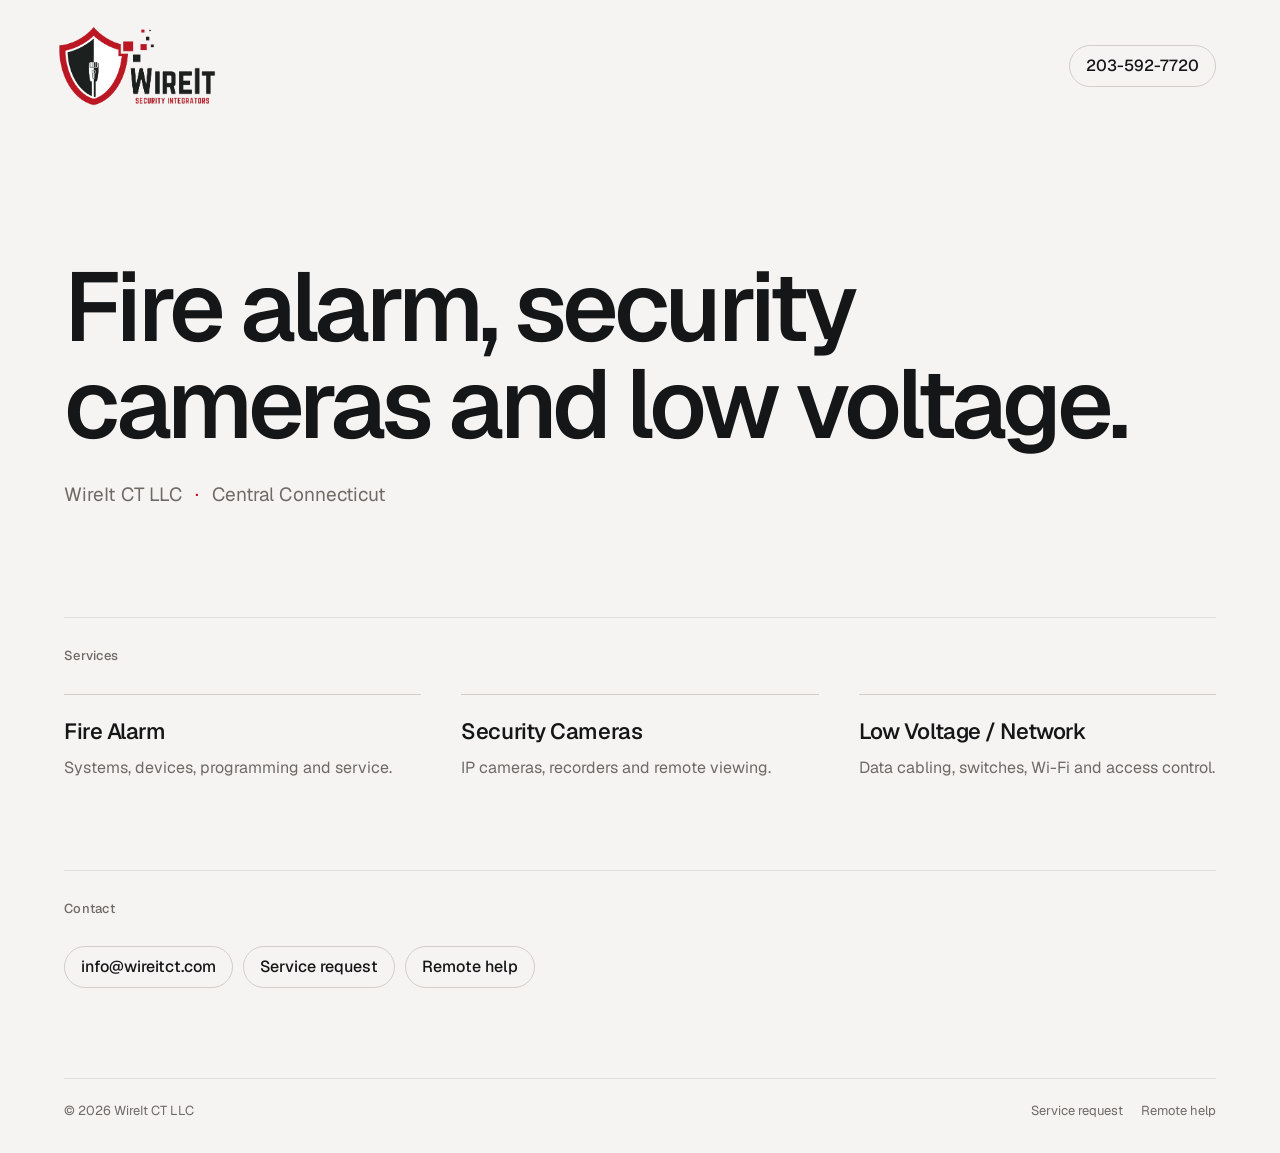
<file: index.html>
<!doctype html>
<html lang="en">
<head>
<meta charset="utf-8">
<meta name="viewport" content="width=device-width, initial-scale=1">
<title>WireIt CT LLC | Fire Alarm, Security Cameras, Low Voltage</title>
<meta name="description" content="WireIt CT LLC. Fire alarm, security camera and low-voltage contractor in Central Connecticut. 203-592-7720.">
<link rel="canonical" href="https://wireitct.com/">
<meta property="og:type" content="website">
<meta property="og:title" content="WireIt CT LLC">
<meta property="og:description" content="Fire alarm, security cameras and low voltage. Central Connecticut.">
<meta property="og:url" content="https://wireitct.com/">
<meta property="og:image" content="https://wireitct.com/og.jpg">
<meta name="theme-color" content="#f6f4f2">
<link rel="icon" href="favicon.png" type="image/png">
<link rel="apple-touch-icon" href="assets/apple-touch-icon.png">
<link rel="preload" href="assets/fonts/geist.woff2" as="font" type="font/woff2" crossorigin>
<link rel="stylesheet" href="styles.css?v=7">
</head>
<body>
<header class="top wrap">
  <img class="logo" src="assets/wireit-logo.png?v=5" alt="WireIt CT, Security Integrators" width="966" height="513">
  <a class="pill" href="tel:+12035927720">203-592-7720</a>
</header>

<main>
  <section class="hero wrap">
    <h1>Fire alarm, security cameras and low voltage.</h1>
    <p class="sub">WireIt CT LLC <span aria-hidden="true">&middot;</span> Central Connecticut</p>
  </section>

  <section class="services wrap" aria-labelledby="services-h">
    <h2 id="services-h" class="label">Services</h2>
    <ul class="svc">
      <li>
        <h3>Fire Alarm</h3>
        <p>Systems, devices, programming and service.</p>
      </li>
      <li>
        <h3>Security Cameras</h3>
        <p>IP cameras, recorders and remote viewing.</p>
      </li>
      <li>
        <h3>Low Voltage / Network</h3>
        <p>Data cabling, switches, Wi-Fi and access control.</p>
      </li>
    </ul>
  </section>

  <!-- Job photos: hidden until real photos are ready.
       To show it: put 3 or 6 JPEGs in assets/photos/ (photo-1.jpg ... photo-6.jpg, about 1600px wide, 4:3),
       uncomment the <figure> lines you need, and remove the "hidden" attribute below. -->
  <section id="work" class="work wrap" aria-labelledby="work-h" hidden>
    <h2 id="work-h" class="label">Recent work</h2>
    <div class="grid">
      <!-- <figure><img src="assets/photos/photo-1.jpg" alt="" loading="lazy"></figure> -->
      <!-- <figure><img src="assets/photos/photo-2.jpg" alt="" loading="lazy"></figure> -->
      <!-- <figure><img src="assets/photos/photo-3.jpg" alt="" loading="lazy"></figure> -->
      <!-- <figure><img src="assets/photos/photo-4.jpg" alt="" loading="lazy"></figure> -->
      <!-- <figure><img src="assets/photos/photo-5.jpg" alt="" loading="lazy"></figure> -->
      <!-- <figure><img src="assets/photos/photo-6.jpg" alt="" loading="lazy"></figure> -->
    </div>
  </section>

  <section class="contact wrap" aria-labelledby="contact-h">
    <h2 id="contact-h" class="label">Contact</h2>
    <!-- CONTACT: the site's phone and email. To change the email, edit both spots on the mailto line. -->
    <p class="links"><a class="pill" href="mailto:info@wireitct.com">info@wireitct.com</a> <a class="pill" href="https://service.wireitct.com/">Service request</a> <a class="pill" href="/remote/">Remote help</a></p>
  </section>
</main>

<footer class="foot wrap">
  <p>&copy; 2026 WireIt CT LLC</p>
  <p class="flinks"><a href="https://service.wireitct.com/">Service request</a><a href="/remote/">Remote help</a></p>
</footer>
</body>
</html>
</file>
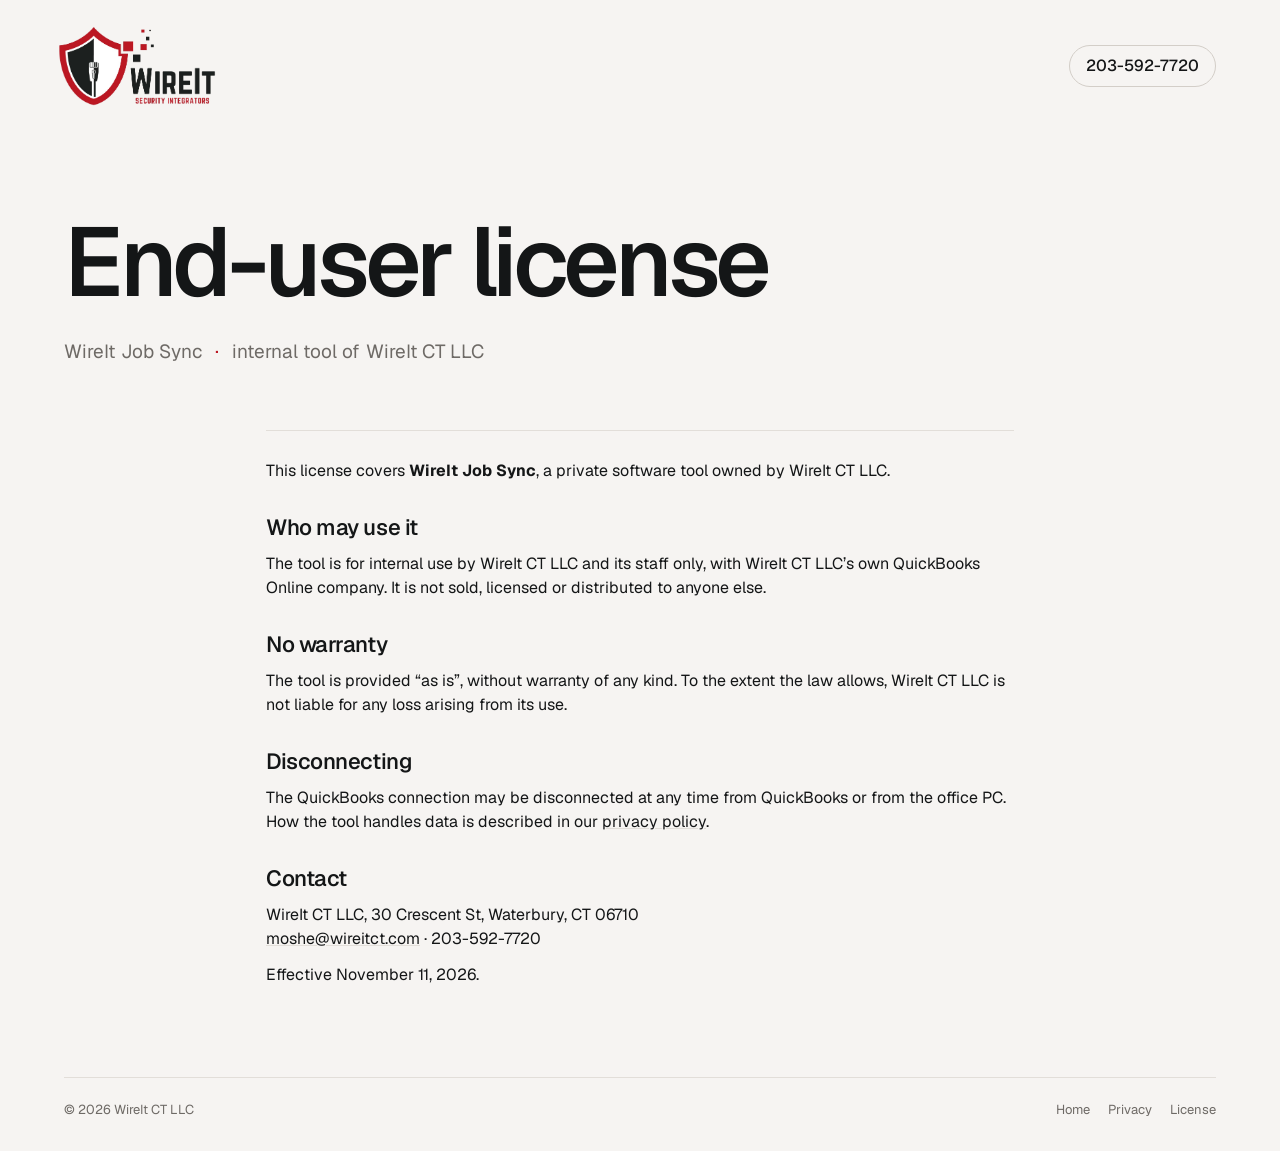
<file: eula/index.html>
<!doctype html>
<html lang="en">
<head>
<meta charset="utf-8">
<meta name="viewport" content="width=device-width, initial-scale=1">
<title>End-user license | WireIt CT LLC</title>
<meta name="description" content="End-user license for WireIt Job Sync, WireIt CT LLC's internal QuickBooks tool.">
<link rel="canonical" href="https://wireitct.com/eula/">
<meta name="theme-color" content="#f6f4f2">
<link rel="icon" href="/favicon.png" type="image/png">
<link rel="apple-touch-icon" href="/assets/apple-touch-icon.png">
<link rel="preload" href="/assets/fonts/geist.woff2" as="font" type="font/woff2" crossorigin>
<link rel="stylesheet" href="/styles.css?v=7">
<style>.doc{max-width:44em}.doc h3{margin-top:28px}.doc p,.doc li{color:var(--ink);font-size:16px}.doc p+p{margin-top:12px}.doc ul{margin:8px 0 0;padding-left:20px}.doc li+li{margin-top:6px}.doc a{text-decoration:underline;text-decoration-color:var(--line)}</style>
</head>
<body>
<header class="top wrap">
  <a href="/"><img class="logo" src="/assets/wireit-logo.png?v=5" alt="WireIt CT, Security Integrators" width="966" height="513"></a>
  <a class="pill" href="tel:+12035927720">203-592-7720</a>
</header>

<main>
  <section class="hero hero-sm wrap">
    <h1>End-user license</h1>
    <p class="sub">WireIt Job Sync <span aria-hidden="true">&middot;</span> internal tool of WireIt CT LLC</p>
  </section>

  <section class="contact wrap doc">
    <p>This license covers <strong>WireIt Job Sync</strong>, a private software tool owned by WireIt CT LLC.</p>
    <h3>Who may use it</h3>
    <p>The tool is for internal use by WireIt CT LLC and its staff only, with WireIt CT LLC&rsquo;s own QuickBooks Online company. It is not sold, licensed or distributed to anyone else.</p>
    <h3>No warranty</h3>
    <p>The tool is provided &ldquo;as is&rdquo;, without warranty of any kind. To the extent the law allows, WireIt CT LLC is not liable for any loss arising from its use.</p>
    <h3>Disconnecting</h3>
    <p>The QuickBooks connection may be disconnected at any time from QuickBooks or from the office PC. How the tool handles data is described in our <a href="/privacy/">privacy policy</a>.</p>
    <h3>Contact</h3>
    <p>WireIt CT LLC, 30 Crescent St, Waterbury, CT 06710<br><a href="mailto:moshe@wireitct.com">moshe@wireitct.com</a> &middot; 203-592-7720</p>
    <p>Effective November 11, 2026.</p>
  </section>
</main>

<footer class="foot wrap">
  <p>&copy; 2026 WireIt CT LLC</p>
  <p class="flinks"><a href="/">Home</a><a href="/privacy/">Privacy</a><a href="/eula/">License</a></p>
</footer>
</body>
</html>
</file>
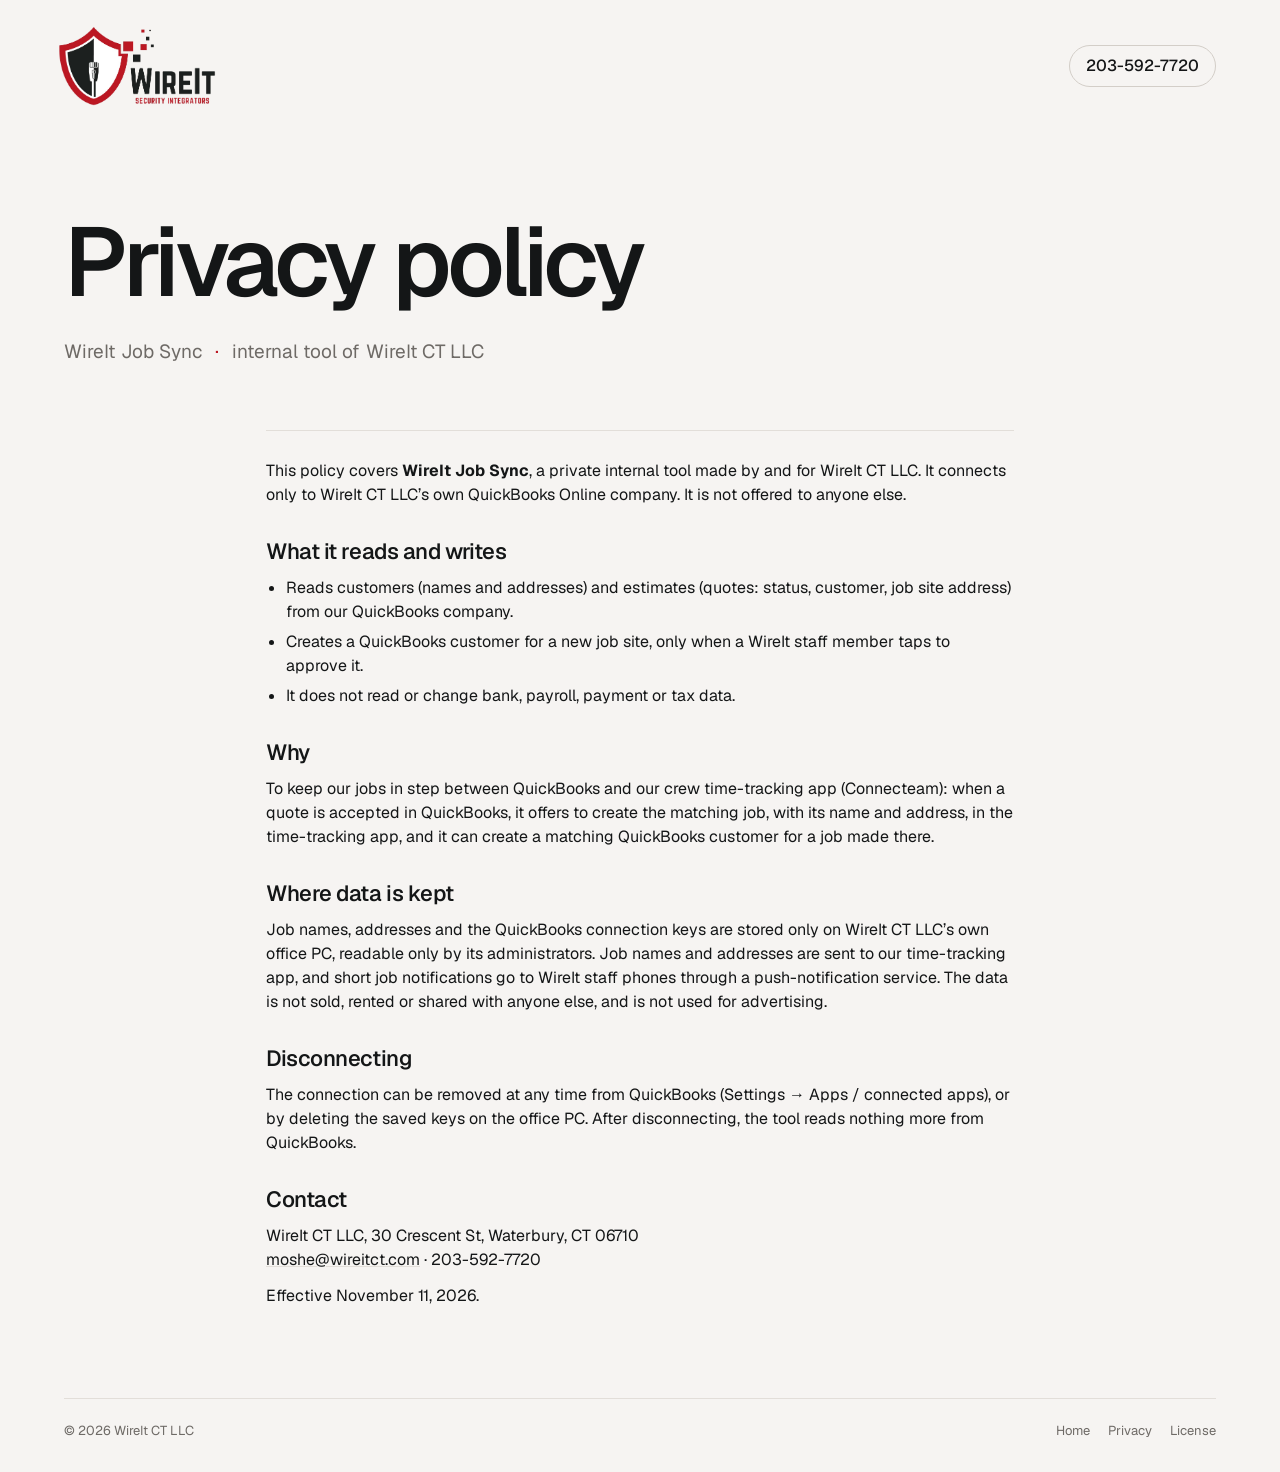
<file: privacy/index.html>
<!doctype html>
<html lang="en">
<head>
<meta charset="utf-8">
<meta name="viewport" content="width=device-width, initial-scale=1">
<title>Privacy policy | WireIt CT LLC</title>
<meta name="description" content="Privacy policy for WireIt Job Sync, WireIt CT LLC's internal QuickBooks tool.">
<link rel="canonical" href="https://wireitct.com/privacy/">
<meta name="theme-color" content="#f6f4f2">
<link rel="icon" href="/favicon.png" type="image/png">
<link rel="apple-touch-icon" href="/assets/apple-touch-icon.png">
<link rel="preload" href="/assets/fonts/geist.woff2" as="font" type="font/woff2" crossorigin>
<link rel="stylesheet" href="/styles.css?v=7">
<style>.doc{max-width:44em}.doc h3{margin-top:28px}.doc p,.doc li{color:var(--ink);font-size:16px}.doc p+p{margin-top:12px}.doc ul{margin:8px 0 0;padding-left:20px}.doc li+li{margin-top:6px}.doc a{text-decoration:underline;text-decoration-color:var(--line)}</style>
</head>
<body>
<header class="top wrap">
  <a href="/"><img class="logo" src="/assets/wireit-logo.png?v=5" alt="WireIt CT, Security Integrators" width="966" height="513"></a>
  <a class="pill" href="tel:+12035927720">203-592-7720</a>
</header>

<main>
  <section class="hero hero-sm wrap">
    <h1>Privacy policy</h1>
    <p class="sub">WireIt Job Sync <span aria-hidden="true">&middot;</span> internal tool of WireIt CT LLC</p>
  </section>

  <section class="contact wrap doc">
    <p>This policy covers <strong>WireIt Job Sync</strong>, a private internal tool made by and for WireIt CT LLC. It connects only to WireIt CT LLC&rsquo;s own QuickBooks Online company. It is not offered to anyone else.</p>
    <h3>What it reads and writes</h3>
    <ul>
      <li>Reads customers (names and addresses) and estimates (quotes: status, customer, job site address) from our QuickBooks company.</li>
      <li>Creates a QuickBooks customer for a new job site, only when a WireIt staff member taps to approve it.</li>
      <li>It does not read or change bank, payroll, payment or tax data.</li>
    </ul>
    <h3>Why</h3>
    <p>To keep our jobs in step between QuickBooks and our crew time-tracking app (Connecteam): when a quote is accepted in QuickBooks, it offers to create the matching job, with its name and address, in the time-tracking app, and it can create a matching QuickBooks customer for a job made there.</p>
    <h3>Where data is kept</h3>
    <p>Job names, addresses and the QuickBooks connection keys are stored only on WireIt CT LLC&rsquo;s own office PC, readable only by its administrators. Job names and addresses are sent to our time-tracking app, and short job notifications go to WireIt staff phones through a push-notification service. The data is not sold, rented or shared with anyone else, and is not used for advertising.</p>
    <h3>Disconnecting</h3>
    <p>The connection can be removed at any time from QuickBooks (Settings &rarr; Apps / connected apps), or by deleting the saved keys on the office PC. After disconnecting, the tool reads nothing more from QuickBooks.</p>
    <h3>Contact</h3>
    <p>WireIt CT LLC, 30 Crescent St, Waterbury, CT 06710<br><a href="mailto:moshe@wireitct.com">moshe@wireitct.com</a> &middot; 203-592-7720</p>
    <p>Effective November 11, 2026.</p>
  </section>
</main>

<footer class="foot wrap">
  <p>&copy; 2026 WireIt CT LLC</p>
  <p class="flinks"><a href="/">Home</a><a href="/privacy/">Privacy</a><a href="/eula/">License</a></p>
</footer>
</body>
</html>
</file>
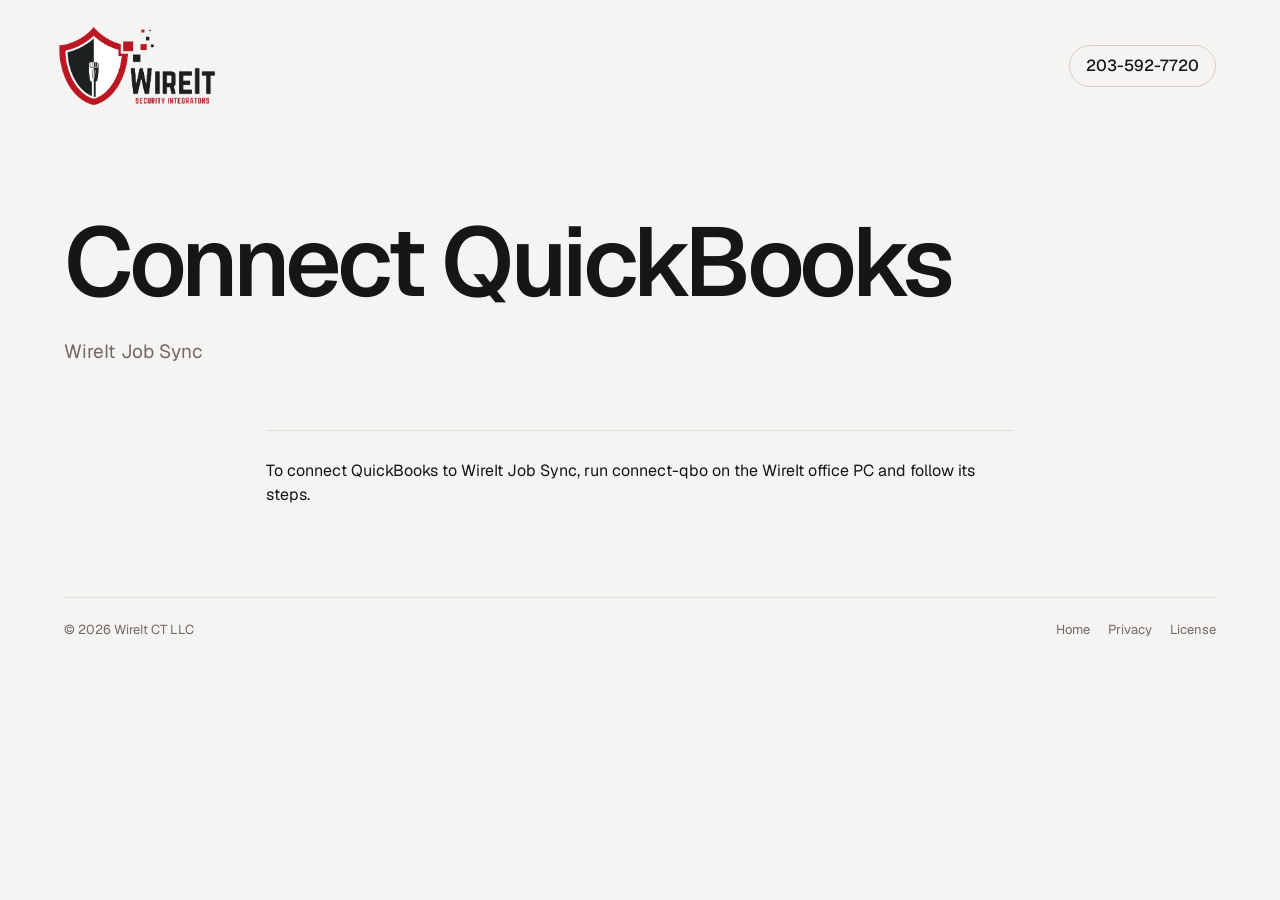
<file: qbo-connect/index.html>
<!doctype html>
<html lang="en">
<head>
<meta charset="utf-8">
<meta name="viewport" content="width=device-width, initial-scale=1">
<title>Connect QuickBooks | WireIt CT LLC</title>
<meta name="description" content="How to connect QuickBooks to WireIt Job Sync.">
<link rel="canonical" href="https://wireitct.com/qbo-connect/">
<meta name="robots" content="noindex">
<meta name="theme-color" content="#f6f4f2">
<link rel="icon" href="/favicon.png" type="image/png">
<link rel="apple-touch-icon" href="/assets/apple-touch-icon.png">
<link rel="preload" href="/assets/fonts/geist.woff2" as="font" type="font/woff2" crossorigin>
<link rel="stylesheet" href="/styles.css?v=7">
<style>.doc{max-width:44em}.doc h3{margin-top:28px}.doc p,.doc li{color:var(--ink);font-size:16px}.doc p+p{margin-top:12px}.doc ul{margin:8px 0 0;padding-left:20px}.doc li+li{margin-top:6px}.doc a{text-decoration:underline;text-decoration-color:var(--line)}</style>
</head>
<body>
<header class="top wrap">
  <a href="/"><img class="logo" src="/assets/wireit-logo.png?v=5" alt="WireIt CT, Security Integrators" width="966" height="513"></a>
  <a class="pill" href="tel:+12035927720">203-592-7720</a>
</header>

<main>
  <section class="hero hero-sm wrap">
    <h1>Connect QuickBooks</h1>
    <p class="sub">WireIt Job Sync</p>
  </section>

  <section class="contact wrap doc">
    <p>To connect QuickBooks to WireIt Job Sync, run connect-qbo on the WireIt office PC and follow its steps.</p>
  </section>
</main>

<footer class="foot wrap">
  <p>&copy; 2026 WireIt CT LLC</p>
  <p class="flinks"><a href="/">Home</a><a href="/privacy/">Privacy</a><a href="/eula/">License</a></p>
</footer>
</body>
</html>
</file>
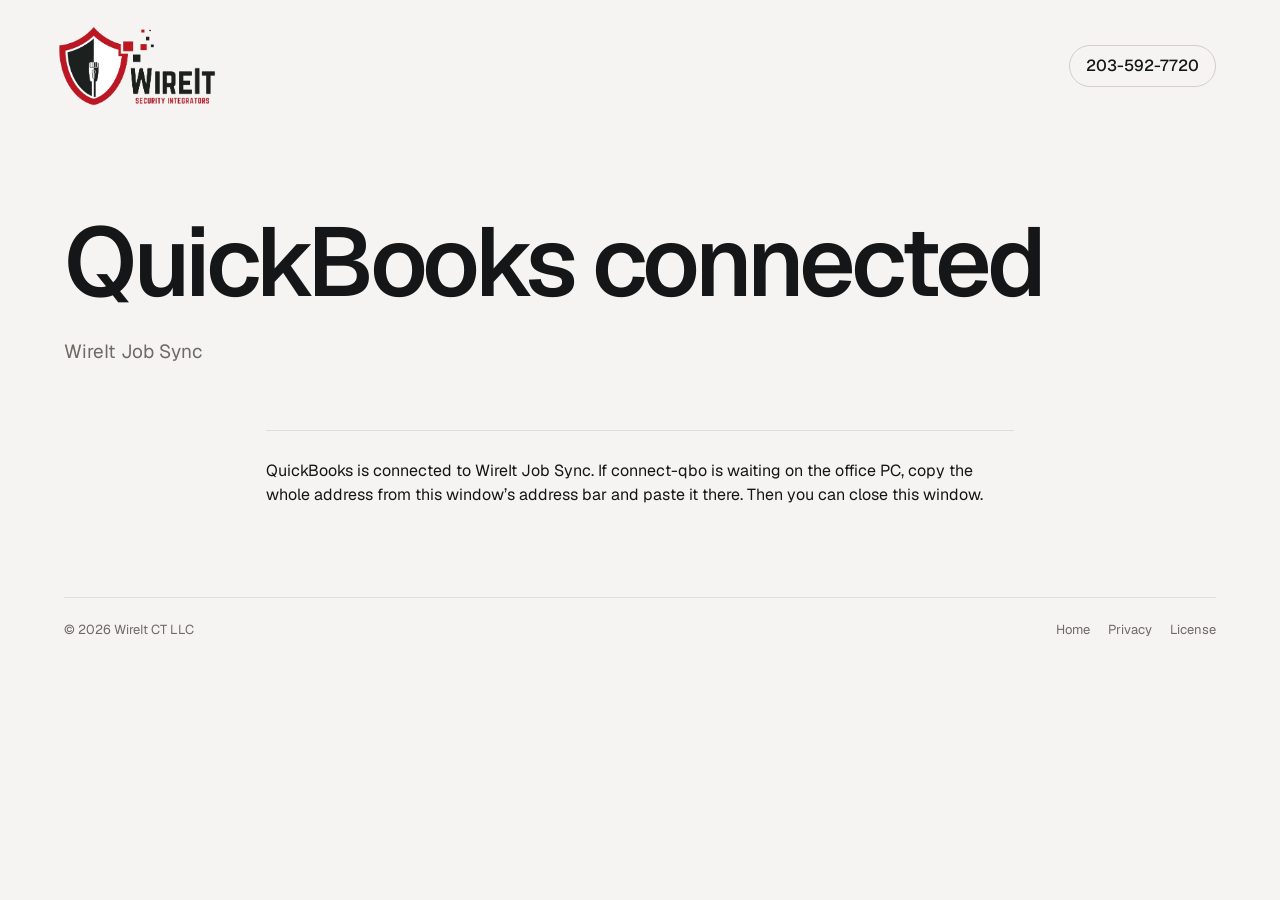
<file: qbo-connected/index.html>
<!doctype html>
<html lang="en">
<head>
<meta charset="utf-8">
<meta name="viewport" content="width=device-width, initial-scale=1">
<title>QuickBooks connected | WireIt CT LLC</title>
<meta name="description" content="QuickBooks is connected to WireIt Job Sync.">
<link rel="canonical" href="https://wireitct.com/qbo-connected/">
<meta name="robots" content="noindex">
<meta name="theme-color" content="#f6f4f2">
<link rel="icon" href="/favicon.png" type="image/png">
<link rel="apple-touch-icon" href="/assets/apple-touch-icon.png">
<link rel="preload" href="/assets/fonts/geist.woff2" as="font" type="font/woff2" crossorigin>
<link rel="stylesheet" href="/styles.css?v=7">
<style>.doc{max-width:44em}.doc h3{margin-top:28px}.doc p,.doc li{color:var(--ink);font-size:16px}.doc p+p{margin-top:12px}.doc ul{margin:8px 0 0;padding-left:20px}.doc li+li{margin-top:6px}.doc a{text-decoration:underline;text-decoration-color:var(--line)}</style>
</head>
<body>
<header class="top wrap">
  <a href="/"><img class="logo" src="/assets/wireit-logo.png?v=5" alt="WireIt CT, Security Integrators" width="966" height="513"></a>
  <a class="pill" href="tel:+12035927720">203-592-7720</a>
</header>

<main>
  <section class="hero hero-sm wrap">
    <h1>QuickBooks connected</h1>
    <p class="sub">WireIt Job Sync</p>
  </section>

  <section class="contact wrap doc">
    <p>QuickBooks is connected to WireIt Job Sync. If connect-qbo is waiting on the office PC, copy the whole address from this window&rsquo;s address bar and paste it there. Then you can close this window.</p>
  </section>
</main>

<footer class="foot wrap">
  <p>&copy; 2026 WireIt CT LLC</p>
  <p class="flinks"><a href="/">Home</a><a href="/privacy/">Privacy</a><a href="/eula/">License</a></p>
</footer>
</body>
</html>
</file>
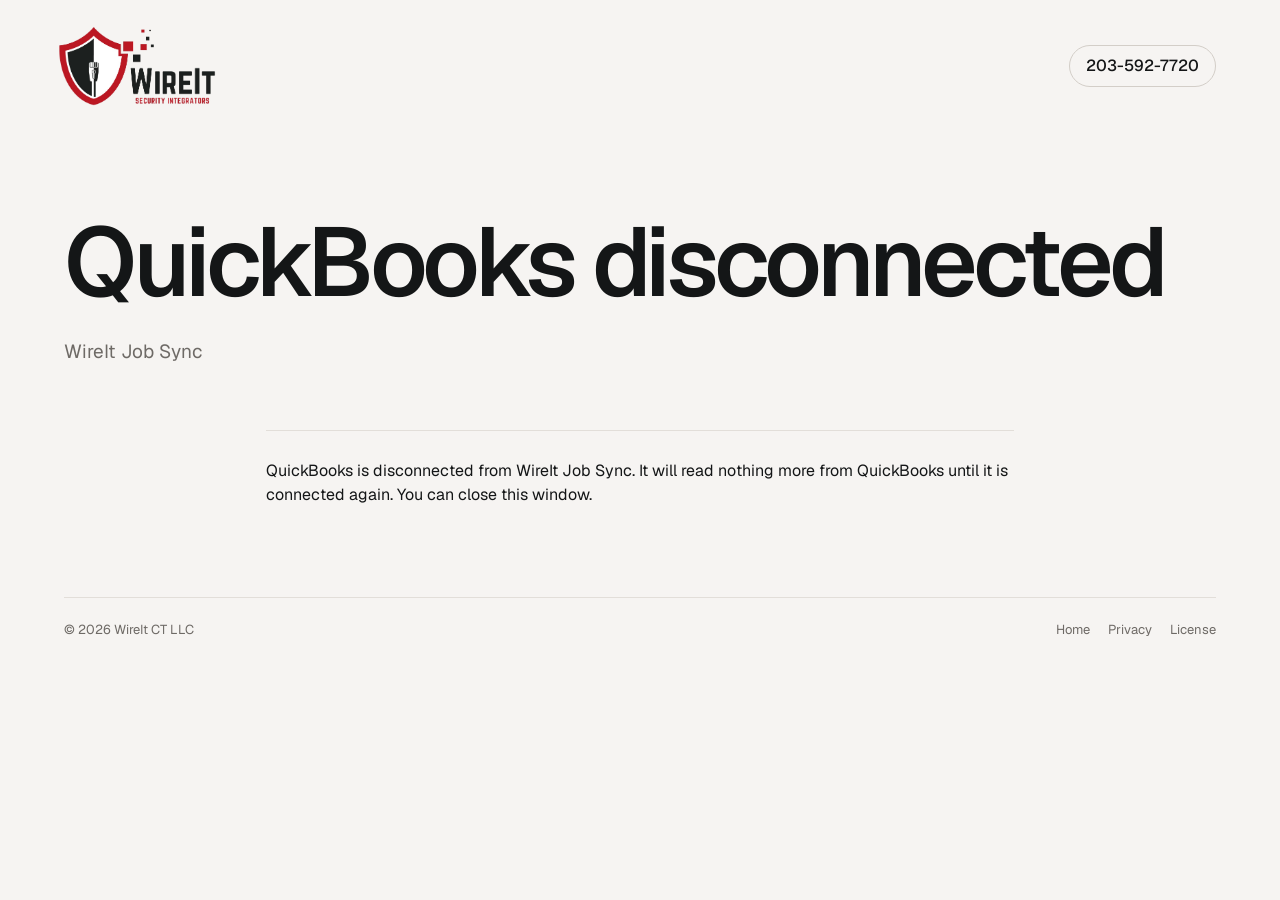
<file: qbo-disconnected/index.html>
<!doctype html>
<html lang="en">
<head>
<meta charset="utf-8">
<meta name="viewport" content="width=device-width, initial-scale=1">
<title>QuickBooks disconnected | WireIt CT LLC</title>
<meta name="description" content="QuickBooks is disconnected from WireIt Job Sync.">
<link rel="canonical" href="https://wireitct.com/qbo-disconnected/">
<meta name="robots" content="noindex">
<meta name="theme-color" content="#f6f4f2">
<link rel="icon" href="/favicon.png" type="image/png">
<link rel="apple-touch-icon" href="/assets/apple-touch-icon.png">
<link rel="preload" href="/assets/fonts/geist.woff2" as="font" type="font/woff2" crossorigin>
<link rel="stylesheet" href="/styles.css?v=7">
<style>.doc{max-width:44em}.doc h3{margin-top:28px}.doc p,.doc li{color:var(--ink);font-size:16px}.doc p+p{margin-top:12px}.doc ul{margin:8px 0 0;padding-left:20px}.doc li+li{margin-top:6px}.doc a{text-decoration:underline;text-decoration-color:var(--line)}</style>
</head>
<body>
<header class="top wrap">
  <a href="/"><img class="logo" src="/assets/wireit-logo.png?v=5" alt="WireIt CT, Security Integrators" width="966" height="513"></a>
  <a class="pill" href="tel:+12035927720">203-592-7720</a>
</header>

<main>
  <section class="hero hero-sm wrap">
    <h1>QuickBooks disconnected</h1>
    <p class="sub">WireIt Job Sync</p>
  </section>

  <section class="contact wrap doc">
    <p>QuickBooks is disconnected from WireIt Job Sync. It will read nothing more from QuickBooks until it is connected again. You can close this window.</p>
  </section>
</main>

<footer class="foot wrap">
  <p>&copy; 2026 WireIt CT LLC</p>
  <p class="flinks"><a href="/">Home</a><a href="/privacy/">Privacy</a><a href="/eula/">License</a></p>
</footer>
</body>
</html>
</file>
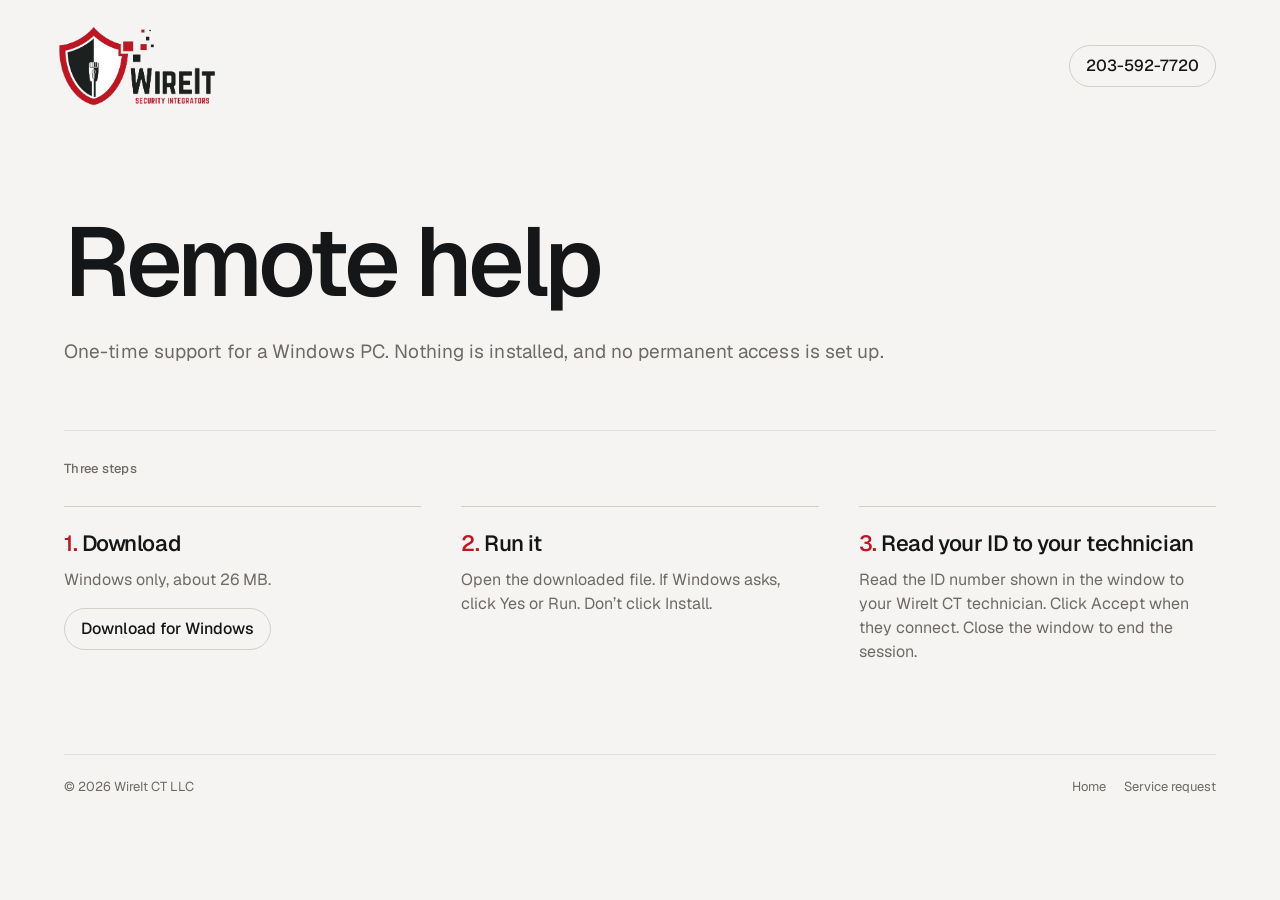
<file: remote/index.html>
<!doctype html>
<html lang="en">
<head>
<meta charset="utf-8">
<meta name="viewport" content="width=device-width, initial-scale=1">
<title>Remote help | WireIt CT LLC</title>
<meta name="description" content="One-time remote support from WireIt CT. Download, run, and read your ID to your technician.">
<link rel="canonical" href="https://wireitct.com/remote/">
<meta property="og:type" content="website">
<meta property="og:title" content="Remote help | WireIt CT LLC">
<meta property="og:description" content="One-time remote support. Nothing to install.">
<meta property="og:url" content="https://wireitct.com/remote/">
<meta property="og:image" content="https://wireitct.com/og.jpg">
<meta name="theme-color" content="#f6f4f2">
<link rel="icon" href="/favicon.png" type="image/png">
<link rel="apple-touch-icon" href="/assets/apple-touch-icon.png">
<link rel="preload" href="/assets/fonts/geist.woff2" as="font" type="font/woff2" crossorigin>
<link rel="stylesheet" href="/styles.css?v=7">
</head>
<body>
<header class="top wrap">
  <a href="/"><img class="logo" src="/assets/wireit-logo.png?v=5" alt="WireIt CT, Security Integrators" width="966" height="513"></a>
  <a class="pill" href="tel:+12035927720">203-592-7720</a>
</header>

<main>
  <section class="hero hero-sm wrap">
    <h1>Remote help</h1>
    <p class="sub">One-time support for a Windows PC. Nothing is installed, and no permanent access is set up.</p>
  </section>

  <section class="contact wrap" aria-labelledby="steps-h">
    <h2 id="steps-h" class="label">Three steps</h2>
    <ol class="steps">
      <li>
        <h3>Download</h3>
        <p>Windows only, about 26 MB.</p>
        <p class="links"><a class="pill" href="/remote/rustdesk-host%3D32.221.145.52%2Ckey%3DPHR3q7ZMF7Qxq2OKKNsy6EzXFeVeqFP8b3ha4gqTkps%3D%2C.exe" download="rustdesk-host=32.221.145.52,key=PHR3q7ZMF7Qxq2OKKNsy6EzXFeVeqFP8b3ha4gqTkps=,.exe">Download for Windows</a></p>
      </li>
      <li>
        <h3>Run it</h3>
        <p>Open the downloaded file. If Windows asks, click Yes or Run. Don&rsquo;t click Install.</p>
      </li>
      <li>
        <h3>Read your ID to your technician</h3>
        <p>Read the ID number shown in the window to your WireIt CT technician. Click Accept when they connect. Close the window to end the session.</p>
      </li>
    </ol>
  </section>
</main>

<footer class="foot wrap">
  <p>&copy; 2026 WireIt CT LLC</p>
  <p class="flinks"><a href="/">Home</a><a href="https://service.wireitct.com/">Service request</a></p>
</footer>
</body>
</html>
</file>
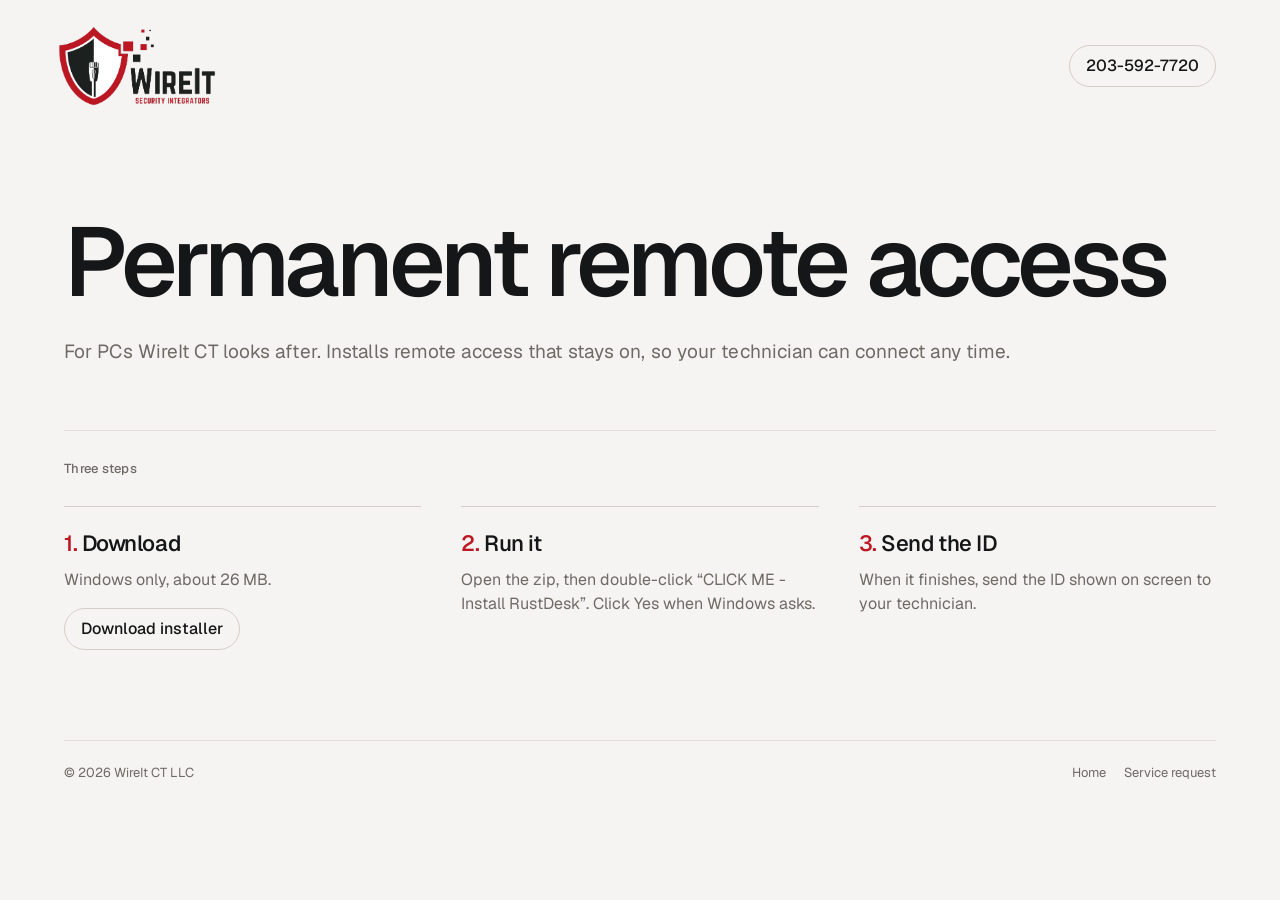
<file: remote/permanent/index.html>
<!doctype html>
<html lang="en">
<head>
<meta charset="utf-8">
<meta name="viewport" content="width=device-width, initial-scale=1">
<title>Permanent remote access | WireIt CT LLC</title>
<meta name="robots" content="noindex, nofollow">

<meta name="theme-color" content="#f6f4f2">
<link rel="icon" href="/favicon.png" type="image/png">
<link rel="apple-touch-icon" href="/assets/apple-touch-icon.png">
<link rel="preload" href="/assets/fonts/geist.woff2" as="font" type="font/woff2" crossorigin>
<link rel="stylesheet" href="/styles.css?v=7">
</head>
<body>
<header class="top wrap">
  <a href="/"><img class="logo" src="/assets/wireit-logo.png?v=5" alt="WireIt CT, Security Integrators" width="966" height="513"></a>
  <a class="pill" href="tel:+12035927720">203-592-7720</a>
</header>

<main>
  <section class="hero hero-sm wrap">
    <h1>Permanent remote access</h1>
    <p class="sub">For PCs WireIt CT looks after. Installs remote access that stays on, so your technician can connect any time.</p>
  </section>

  <section class="contact wrap" aria-labelledby="steps-h">
    <h2 id="steps-h" class="label">Three steps</h2>
    <ol class="steps">
      <li>
        <h3>Download</h3>
        <p>Windows only, about 26 MB.</p>
        <p class="links"><a class="pill" href="/remote/permanent/WireIt-RustDesk-Setup.zip" download>Download installer</a></p>
      </li>
      <li>
        <h3>Run it</h3>
        <p>Open the zip, then double-click &ldquo;CLICK ME - Install RustDesk&rdquo;. Click Yes when Windows asks.</p>
      </li>
      <li>
        <h3>Send the ID</h3>
        <p>When it finishes, send the ID shown on screen to your technician.</p>
      </li>
    </ol>
  </section>
</main>

<footer class="foot wrap">
  <p>&copy; 2026 WireIt CT LLC</p>
  <p class="flinks"><a href="/">Home</a><a href="https://service.wireitct.com/">Service request</a></p>
</footer>
</body>
</html>
</file>
<file: styles.css>
@font-face{font-family:"Geist";font-style:normal;font-weight:100 900;font-display:swap;src:url("assets/fonts/geist.woff2") format("woff2")}
:root{--bg:#f6f4f2;--ink:#141617;--muted:#6e6a66;--line:#e2ded9;--accent:#bc1823}
*{box-sizing:border-box}
html{-webkit-text-size-adjust:100%;background:var(--bg)}
body{margin:0;background:var(--bg);color:var(--ink);font-family:"Geist","Helvetica Neue",Arial,sans-serif;font-size:17px;line-height:1.5;-webkit-font-smoothing:antialiased;-moz-osx-font-smoothing:grayscale}
.wrap{max-width:1152px;margin-left:auto;margin-right:auto}
body{padding:0 24px}
h1,h2,h3,p{margin:0}
a{color:inherit;text-decoration:none}
a:focus-visible{outline:2px solid var(--accent);outline-offset:4px}

.top{display:flex;align-items:center;justify-content:space-between;padding-top:22px;padding-bottom:22px}
.logo{display:block;height:88px;width:auto;margin-left:-10px}

.hero{padding-top:clamp(72px,14vh,150px);padding-bottom:clamp(64px,12vh,128px)}
h1{font-size:clamp(42px,7.6vw,104px);line-height:1;font-weight:560;letter-spacing:-.045em;max-width:11.5em;text-wrap:balance}
.sub{margin-top:28px;font-size:clamp(16px,1.6vw,19px);color:var(--muted);letter-spacing:.005em}
.sub span{margin:0 .4em;color:var(--accent)}

.label{font-size:13px;font-weight:500;color:var(--muted);letter-spacing:.02em;margin-bottom:28px}
.services,.work,.contact{border-top:1px solid var(--line);padding-top:28px;padding-bottom:clamp(64px,10vh,112px)}
.svc{list-style:none;margin:0;padding:0;display:grid;grid-template-columns:repeat(3,1fr);gap:0 40px}
.svc li{border-top:1px solid #d3cec8;padding-top:20px;max-width:22em}
h3{font-size:22px;font-weight:540;letter-spacing:-.02em;margin-bottom:8px}
.svc p{color:var(--muted);font-size:16px}

.grid{display:grid;grid-template-columns:repeat(3,1fr);gap:12px}
.grid figure{margin:0}
.grid img{display:block;width:100%;aspect-ratio:4/3;object-fit:cover}

.links{display:flex;flex-wrap:wrap;gap:10px}
.pill{display:inline-block;font-size:16px;font-weight:500;padding:8px 16px;border:1px solid #d3cec8;border-radius:999px;transition:border-color .2s}
.pill:hover{border-color:var(--accent)}

.foot{display:flex;flex-wrap:wrap;justify-content:space-between;gap:16px;border-top:1px solid var(--line);padding-top:22px;padding-bottom:32px;font-size:13px;color:var(--muted)}

.flinks{display:flex;gap:18px}
.flinks a{color:var(--muted);transition:color .2s}
.flinks a:hover{color:var(--ink)}

.hero-sm{padding-top:clamp(48px,9vh,96px);padding-bottom:clamp(40px,7vh,80px)}
.steps{list-style:none;margin:0;padding:0;display:grid;grid-template-columns:repeat(3,1fr);gap:0 40px;counter-reset:s}
.steps li{border-top:1px solid #d3cec8;padding-top:20px;max-width:22em;counter-increment:s}
.steps h3::before{content:counter(s) ". ";color:var(--accent)}
.steps p{color:var(--muted);font-size:16px}
.steps .links{margin-top:16px}
.steps .pill{color:var(--ink)}

@media (prefers-reduced-motion:no-preference){
  .hero h1,.hero .sub,.services{animation:rise .8s cubic-bezier(.2,.7,.2,1) both}
  .hero .sub{animation-delay:.12s}
  .services{animation-delay:.24s}
  @keyframes rise{from{opacity:0;transform:translateY(14px)}to{opacity:1;transform:none}}
}

@media (max-width:760px){
  body{padding:0 20px}
  .logo{height:56px;margin-left:-6px}
  .hero{padding-top:64px;padding-bottom:64px}
  h1{font-size:38px;letter-spacing:-.04em}
  .svc,.steps{grid-template-columns:1fr;gap:28px}
  .grid{grid-template-columns:1fr 1fr}
}
</file>
